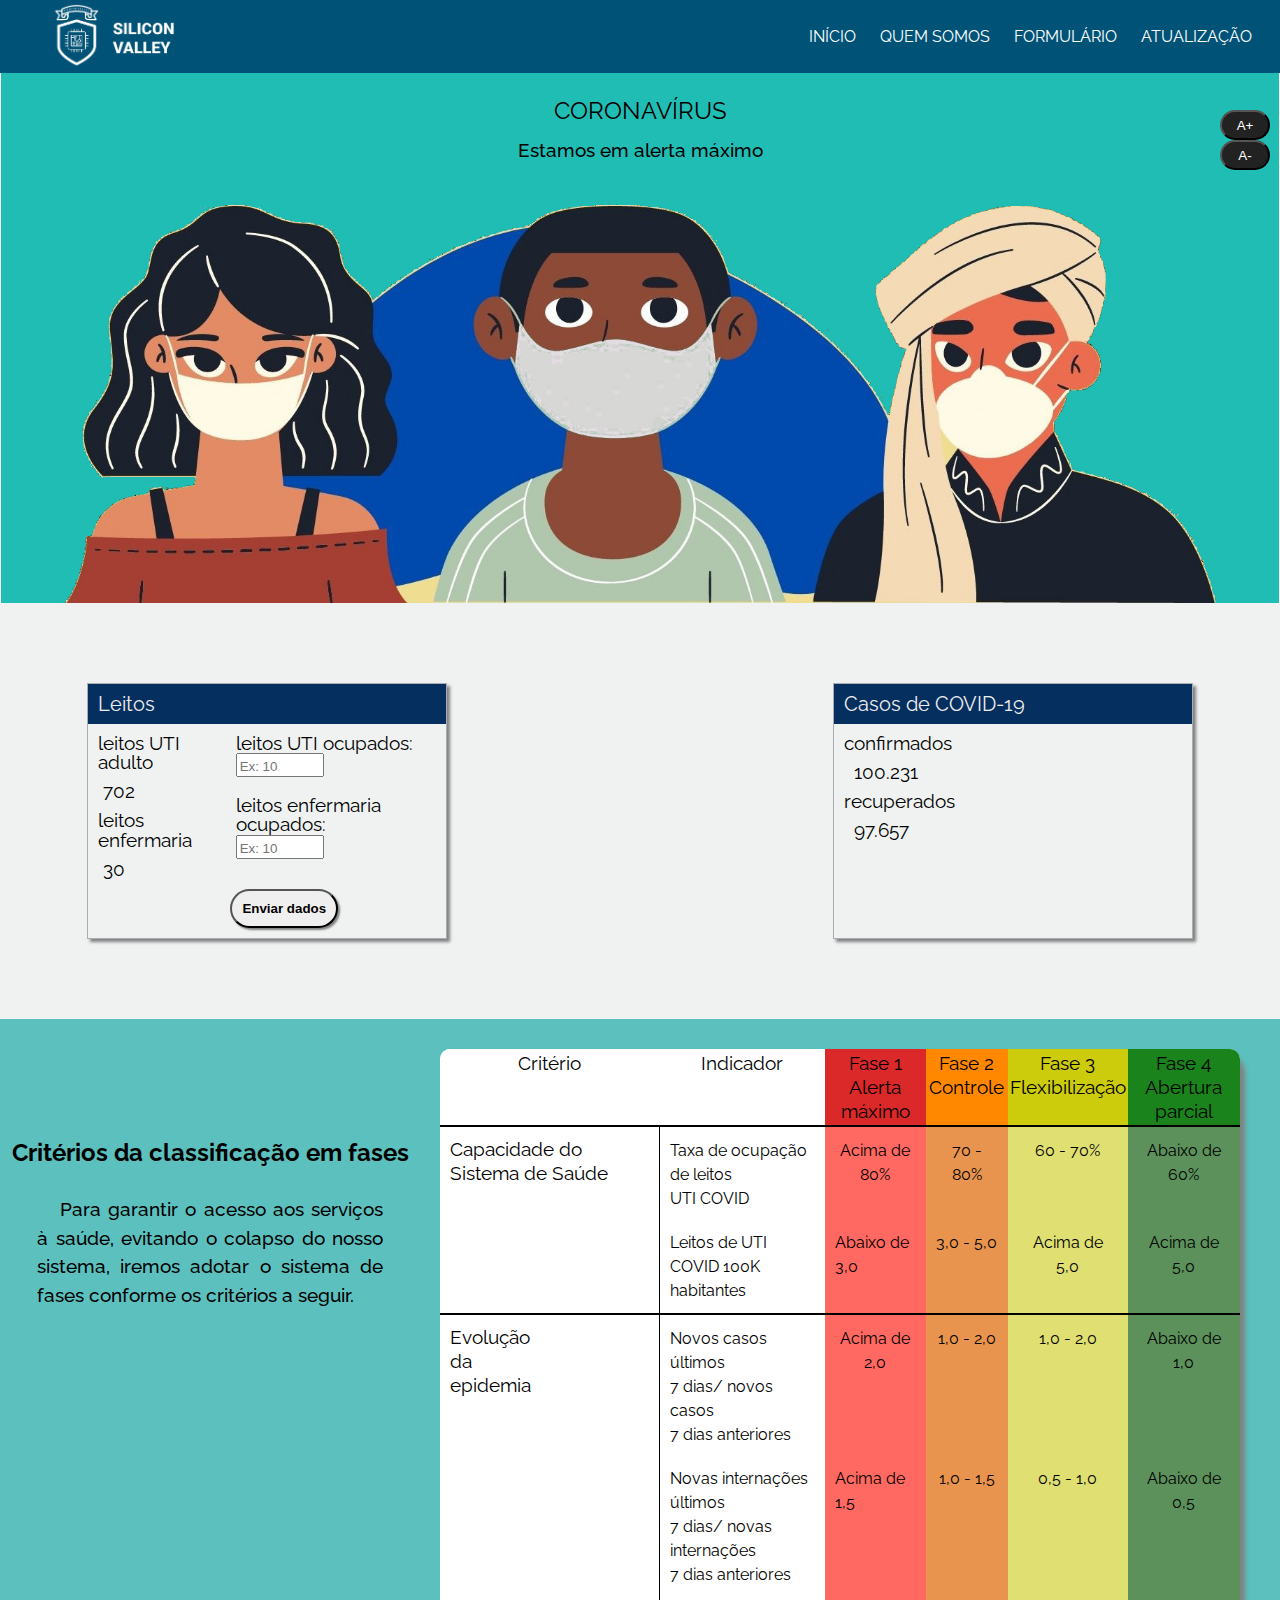
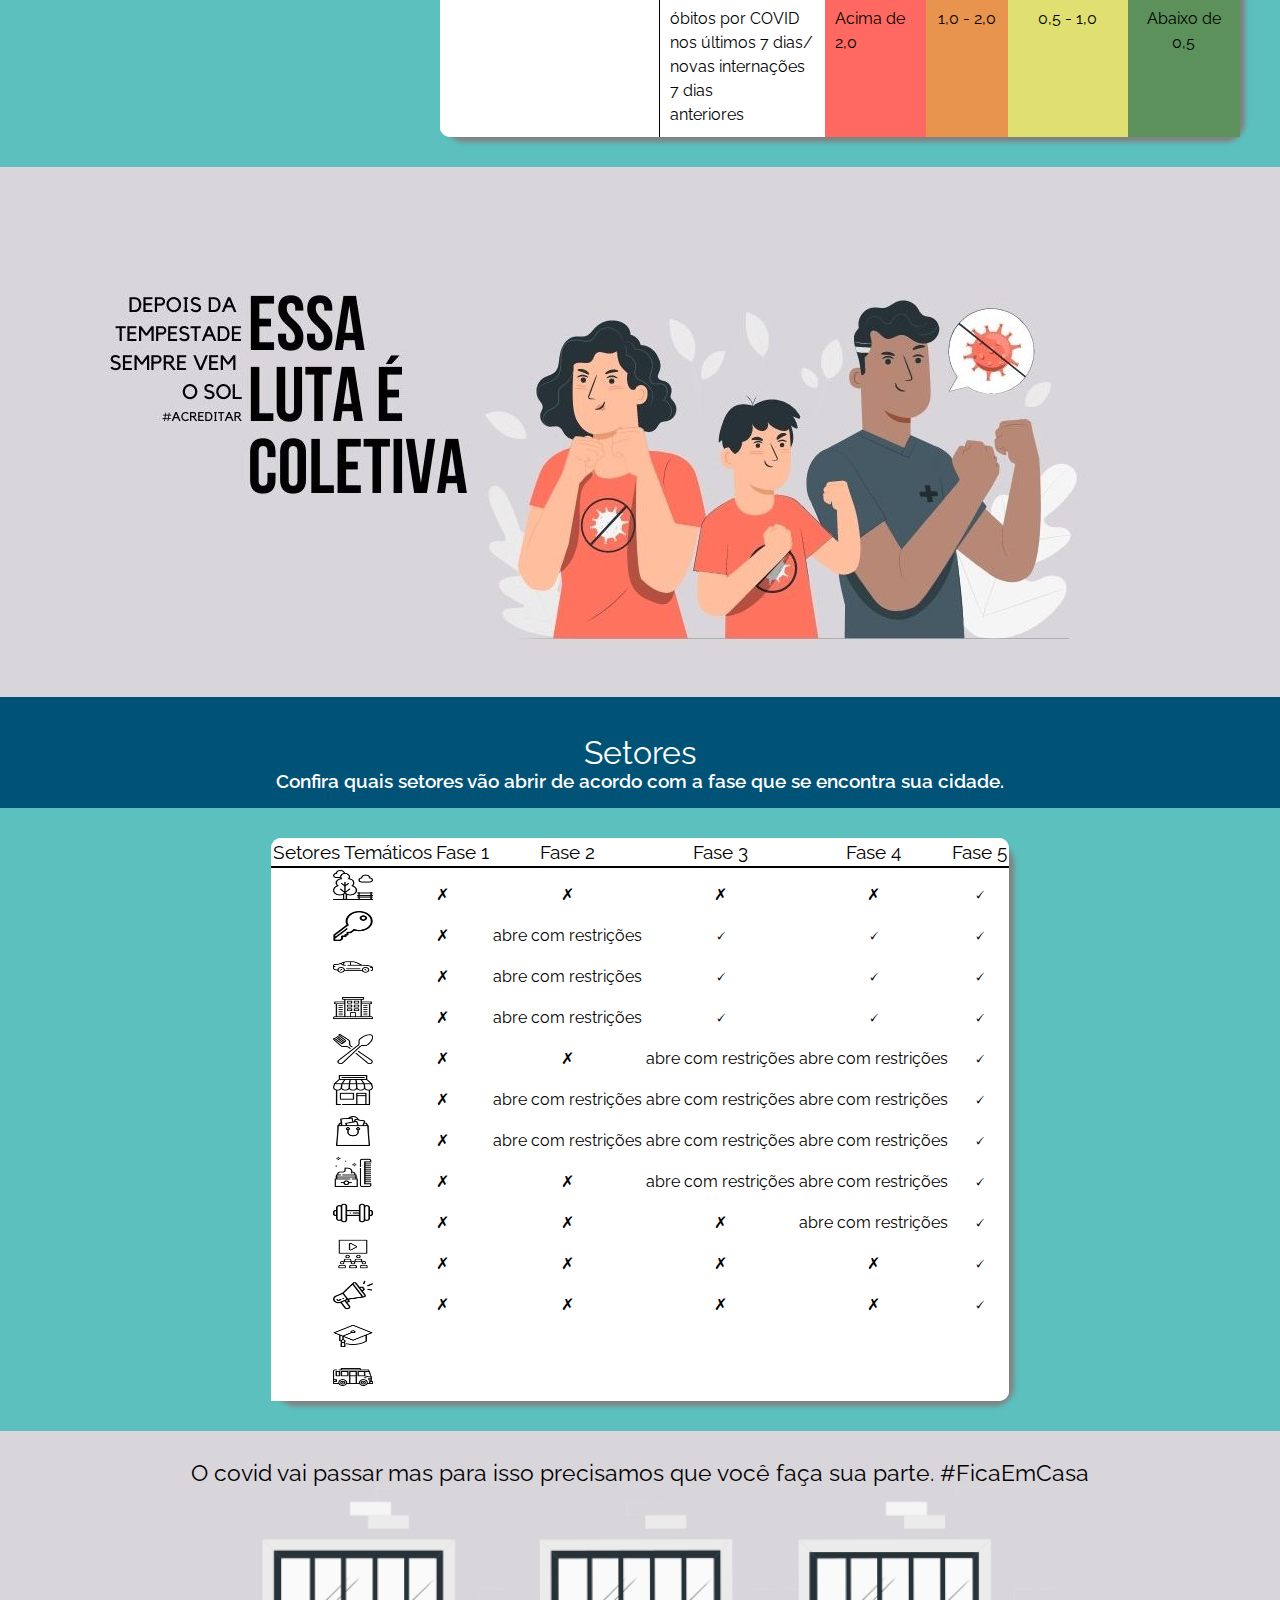
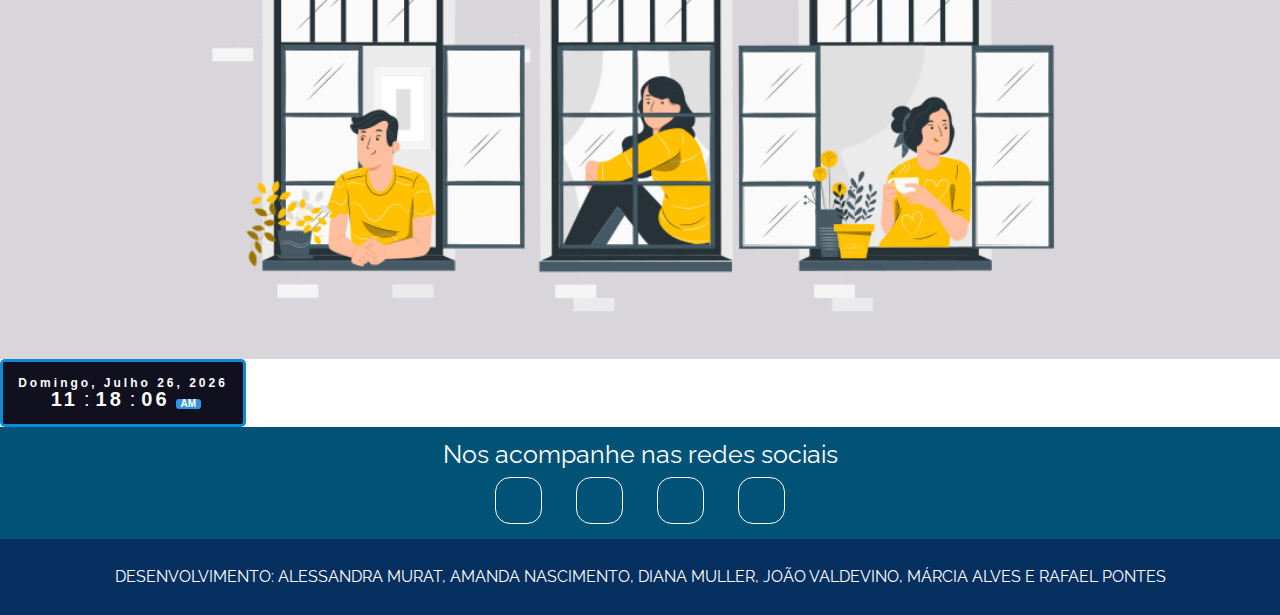
<file: Projeto_JQuery_corona/atualizacao.html>
<!DOCTYPE html>
<html lang="pt-br">
<head>
    <meta charset="UTF-8" />
    <meta http-equiv="X-UA-Compatible" content="IE=edge" />
    <meta name="viewport" content="width=device-width, initial-scale=1.0" />
    <script src="https://code.jquery.com/jquery-3.6.0.min.js"
        integrity="sha256-/xUj+3OJU5yExlq6GSYGSHk7tPXikynS7ogEvDej/m4=" crossorigin="anonymous"></script>
    
    <link rel="stylesheet" href="./css/reset.css" />
    <link rel="stylesheet" href="./css/geral.css">
    <link rel="stylesheet" href="./css/atualizacao.css"> 
    <link rel="stylesheet" href="css/date_time.css">
    <link rel="stylesheet" href="https://pro.fontawesome.com/releases/v5.10.0/css/all.css"
        integrity="sha384-AYmEC3Yw5cVb3ZcuHtOA93w35dYTsvhLPVnYs9eStHfGJvOvKxVfELGroGkvsg+p" crossorigin="anonymous"/>

        
        <script>//menu mobile
            $(document).ready(function () {                
                const btnMobile = document.getElementById("btn-mobile");
                function toggleMenu() {
                    const nav = document.getElementById("nav");
                    nav.classList.toggle("active");
                }
                btnMobile.addEventListener("click", toggleMenu);

                
            });

    
        </script>    
    <title>Silicon Valley</title>
    
</head>
<body id="body" onload="initClock()">
    <header id="header">
        <a href="index.html"><img id="logo" src="images/svg.2.png" alt=""></a>
        <nav id="nav">
            <button id="btn-mobile">Menu
                <span id="hamburguer"></span>
            </button>
            <ul id="menu">
                <li><a href="index.html">INÍCIO</a></li>
                <li><a href="quem-somos.html">QUEM SOMOS</a></li>
                <li><a href="formulario.html">FORMULÁRIO</a></li>
                <li><a href="atualizacao.html">ATUALIZAÇÃO</a></li>
            </ul>
    </header>

    <main class="main-atualizacao">
        <section>
        <div id="aumenta_letra">
            <input type="button" class="botaoFonte" value="A+" id="btn-acessibilidade-aumenta" onclick="acessibilidadeAumenta()">
            <input type="button" class="botaoFonte" value="A-" id="btn-acessibilidade-diminui" onclick="acessibilidadeDiminui()">
        </div>
        <button id="btn-dark-mode">ON/OFF</button>
        </section>
        
        <!--Section 1: Banner-->
        <section id="banner">
            <img src="images/teste_banner.jpg" alt="Banner">
            <h1>CORONAVÍRUS</h1>
            <h2>Estamos em alerta máximo</h2>
        </section>


        <!--Section 2: Painel Saúde-->
            <section class="ocupacao">
                <section class="ocupacao_uti">
                    <h2>Leitos</h2>
                    <div id="leitos">
                        <div>
                            <h3>leitos UTI adulto</h3>
                            <div class="num_leitos">702</div>
                            <h3>leitos enfermaria</h3>
                            <div class="num_leitos">30</div>
                        </div>
                        <div class="inputs">
                            <label for="input_uti">leitos UTI ocupados: <br></label>
                            <input type="text" name="input_uti" id="input_uti" placeholder="Ex: 10">
                            <br>
                            <label for="input_enfermaria">leitos enfermaria ocupados: <br></label>
                            <input type="text" name="input_enfermaria" id="input_enfermaria" placeholder="Ex: 10">
                        </div>
                    </div>
                    <button id="btn_enviar">Enviar dados</button>
                </section>

                <section id="fantasma">
                    <div><span id="mostra_ocupacao_uti"></span></div>
                   <div><span id="mostra_ocupacao_enfermaria"></span></div>
                   <div><span id="informa_ocupacao"></span></div>
                </section>

                <section class="casos">
                    <h2>Casos de COVID-19</h2>
                    <div>
                        <h3>confirmados</h3>
                        <div>100.231</div>
                        <h3>recuperados</h3>
                        <div>97.657</div>
                    </div>
                </section>
            </section>

        <!--Section 3: Retorna fase de alerta-->
        <section class="fases_alerta">

            <section class="frase_alerta">
                <h2 style="font-size: 1.5em; font-weight: bold; line-height: 1.2em;">Critérios da classificação em fases</h2>
                <h3 style="font-size: 1.2em; text-indent: 1.2em; line-height: 1.5em;">Para garantir o acesso aos serviços à saúde, evitando o colapso do nosso sistema, iremos adotar o sistema de fases conforme os critérios a seguir.</h3>
            </section>

            <section id="fase_criterios">
                <table id="tabela_criterios">
                    <tr>
                        <th class="canto_superior_esquerdo tabela-fundo-branco">Critério</th>
                        <th class="tabela-fundo-branco">Indicador</th>
                        <th>Fase 1 </br> Alerta máximo</th>
                        <th>Fase 2 </br> Controle</th>
                        <th>Fase 3 </br> Flexibilização</th>
                        <th class="canto_superior_direito">Fase 4 </br> Abertura parcial</th>
                    </tr>
                    <tr>
                        <td
                        rowspan="2" style="border-right: solid 1px; font-size: 1.2em" class="tabela-fundo-branco">Capacidade do Sistema de Saúde</td>
                        <td class="tabela-fundo-branco">Taxa de ocupação de leitos </br> UTI COVID</td>
                        <td class="criterio1">Acima de </br> 80%</td>
                        <td class="criterio2"> 70 - 80%</td>
                        <td class="criterio3"> 60 - 70%</td>
                        <td class="criterio4">Abaixo de </br> 60%</td>
                    </tr>

                    <tr>
                        <td class="leitoss">Leitos de UTI COVID 100K</br> habitantes </td>
                        <td class="criterio1">Abaixo de </br> 3,0</td>
                        <td class="criterio2"> 3,0 - 5,0</td>
                        <td class="criterio3">Acima de </br> 5,0</td>
                        <td class="criterio4">Acima de </br> 5,0</td>
                    </tr>

                    <tr class="borda_divisoria">
                        <td class="canto_inferior_esquerdo" rowspan="3" style="border-right: solid 1px; font-size: 1.2em">Evolução <br> da <br> epidemia</td>
                        <td class="tabela-dark"> Novos casos últimos</br> 7 dias/ novos casos <br> 7 dias anteriores</td>
                        <td class="criterio1">Acima de </br> 2,0</td>
                        <td class="criterio2"> 1,0 - 2,0</td>
                        <td class="criterio3"> 1,0 - 2,0</td>
                        <td class="criterio4">Abaixo de </br> 1,0</td>
                    </tr>

                    <tr>
                        <td class="tabela-dark"> Novas internações últimos </br>7 dias/ novas internações <br> 7 dias anteriores</td>
                        <td class="criterio1">Acima de </br> 1,5</td>
                        <td class="criterio2"> 1,0 - 1,5</td>
                        <td class="criterio3"> 0,5 - 1,0</td>
                        <td class="criterio4">Abaixo de </br> 0,5</td>
                    </tr>

                    <tr>
                        <td class="tabela-dark"> óbitos por COVID </br> nos últimos 7 dias/</br> novas internações 7 dias <br>anteriores
                        </td>
                        <td class="criterio1">Acima de </br> 2,0</td>
                        <td class="criterio2"> 1,0 - 2,0</td>
                        <td class="criterio3"> 0,5 - 1,0</td>
                        <td class="canto_inferior_direito, criterio4">Abaixo de </br> 0,5</td>
                    </tr>

                </table>
            </section>

        </section>
        
        <!--Section 4: Gráfico-->

        <section id="section_grafico">

            <img src="./images/essa luta é coletiva2.jpg" alt="Grafico">

        </section>


        <!--Section 5: Retorna abertura de setores-->

        <section class="fase_setores">

            <h3>Setores</h3>
            <h4>Confira quais setores vão abrir de acordo com a fase que se encontra sua cidade.</h4>

            <section id="tabela_setores">

                <table>
                    <tr>
                        <th class="canto_superior_esquerdo">Setores Temáticos</th>
                        <th class="fase1">Fase 1</th>
                        <th class="fase2">Fase 2</th>
                        <th class="fase3">Fase 3</th>
                        <th class="fase4">Fase 4</th>
                        <th class="fase5 canto_superior_direito">Fase 5</th>
                    </tr>
                    <tr>
                        <td><img src="./images/park.png" alt="espaços públicos"></td>
                        <td class="fase1">&#10007;</td>
                        <td class="fase2">&#10007;</td>
                        <td class="fase3">&#10007;</td>
                        <td class="fase4">&#10007;</td>
                        <td class="fase5">&#128504;</td>
                    </tr>
                    <tr>
                        <td><img src="./images/key.png" alt="atividades imobiliárias"></td>
                        <td class="fase1">&#10007;</td>
                        <td class="fase2">abre com restrições</td>
                        <td class="fase3">&#128504;</td>
                        <td class="fase4">&#128504;</td>
                        <td class="fase5">&#128504;</td>
                    </tr>
                    <tr>
                        <td><img src="./images/sedan.png" alt="consecionárias"></td>
                        <td class="fase1">&#10007;</td>
                        <td class="fase2">abre com restrições</td>
                        <td class="fase3">&#128504;</td>
                        <td class="fase4">&#128504;</td>
                        <td class="fase5">&#128504;</td>
                    </tr>
                    <tr>
                        <td><img src="./images/escritorio.png" alt="escritórios"></td>
                        <td class="fase1">&#10007;</td>
                        <td class="fase2">abre com restrições</td>
                        <td class="fase3">&#128504;</td>
                        <td class="fase4">&#128504;</td>
                        <td class="fase5">&#128504;</td>
                    </tr>
                    <tr>
                        <td><img src="./images/fork.png" alt="Bares e restaurantes"></td>
                        <td class="fase1">&#10007;</td>
                        <td class="fase2">&#10007;</td>
                        <td class="fase3">abre com restrições</td>
                        <td class="fase4">abre com restrições</td>
                        <td class="fase5">&#128504;</td>
                    </tr>
                    <tr>
                        <td><img src="./images/online-shop.png" alt="Comércio"></td>
                        <td class="fase1">&#10007;</td>
                        <td class="fase2">abre com restrições</td>
                        <td class="fase3">abre com restrições</td>
                        <td class="fase4">abre com restrições</td>
                        <td class="fase5">&#128504;</td>
                    </tr>
                    <tr>
                        <td><img src="./images/shopping-bag.png" alt="Shopping center"></td>
                        <td class="fase1">&#10007;</td>
                        <td class="fase2">abre com restrições</td>
                        <td class="fase3">abre com restrições</td>
                        <td class="fase4">abre com restrições</td>
                        <td class="fase5">&#128504;</td>
                    </tr>
                    <tr>
                        <td><img src="./images/hair-comb.png" alt="Salão de beleza"></td>
                        <td class="fase1">&#10007;</td>
                        <td class="fase2">&#10007;</td>
                        <td class="fase3">abre com restrições</td>
                        <td class="fase4">abre com restrições</td>
                        <td class="fase5">&#128504;</td>
                    </tr>
                    <tr>
                        <td><img src="./images/dumbbell.png" alt="Academia"></td>
                        <td class="fase1">&#10007;</td>
                        <td class="fase2">&#10007;</td>
                        <td class="fase3">&#10007;</td>
                        <td class="fase4">abre com restrições</td>
                        <td class="fase5">&#128504;</td>
                    </tr>
                    <tr>
                        <td><img src="./images/evento.png" alt="Teatro, cinemas"></td>
                        <td class="fase1">&#10007;</td>
                        <td class="fase2">&#10007;</td>
                        <td class="fase3">&#10007;</td>
                        <td class="fase4">&#10007;</td>
                        <td class="fase5">&#128504;</td>
                    </tr>
                    <tr>
                        <td><img src="./images/promocao.png" alt="Grandes eventos"></td>
                        <td class="fase1">&#10007;</td>
                        <td class="fase2">&#10007;</td>
                        <td class="fase3">&#10007;</td>
                        <td class="fase4">&#10007;</td>
                        <td class="fase5">&#128504;</td>
                    </tr>
                    <tr>
                        <td><img src="./images/educacao.png" alt="Educação"></td>
                        <td class="canto_inferior_direito" rowspan="2" colspan="5"></td>
                    </tr>
                    <tr>
                        <td><img src="./images/transporte.png" alt="Transporte"></td>
                    </tr>
                </table>

            </section>

        </section>

        <!--Section 4: Gráfico-->

        <section class="section_grafico">

            <h2 class="grafico-h2">O covid vai passar mas para isso precisamos que você faça sua parte. #FicaEmCasa</h2>

            <img src="./images/People on balconies or windows during Coronavirus-pana.png" alt="Grafico">

        </section>
        <span id="scroll-top-btn"><img src="./images/up-arrow.png" alt=""></span>

        <div class="datetime">
            <div class="date">
                <span id="dayname">Day</span>,
                <span id="month">Month</span>
                <span id="daynum">00</span>,
                <span id="year">Year</span>
            </div>
            <div class="time">
                <span id="hour">00</span>:
                <span id="minutes">00</span>:
                <span id="seconds">00</span>
                <span id="period">AM</span>
            </div>
    
        </div>
    </main>


    <footer>
        <section>
            <h2>Nos acompanhe nas redes sociais</h2>
        </section>
        <section id="social">
            <a href="#"><i class="fab fa-facebook-f"></i></a>
            <a href="#"><i class="fab fa-twitter"></i></a>
            <a href="#"><i class="fab fa-youtube"></i></a>
            <a href="#"><i class="fab fa-instagram"></i></a>

        </section>
        <section id="desenvolvimento">
            <p>Desenvolvimento: Alessandra Murat, Amanda Nascimento, Diana Muller, João Valdevino, Márcia Alves e Rafael
                Pontes</p>
        </section>

    </footer>
    <script src="./js/atualizacao.js"></script>
    <script src="js/tam_letra_acessib.js"></script>
    <script src="js/date_clock.js"></script>
  

</body>

</html>
</file>
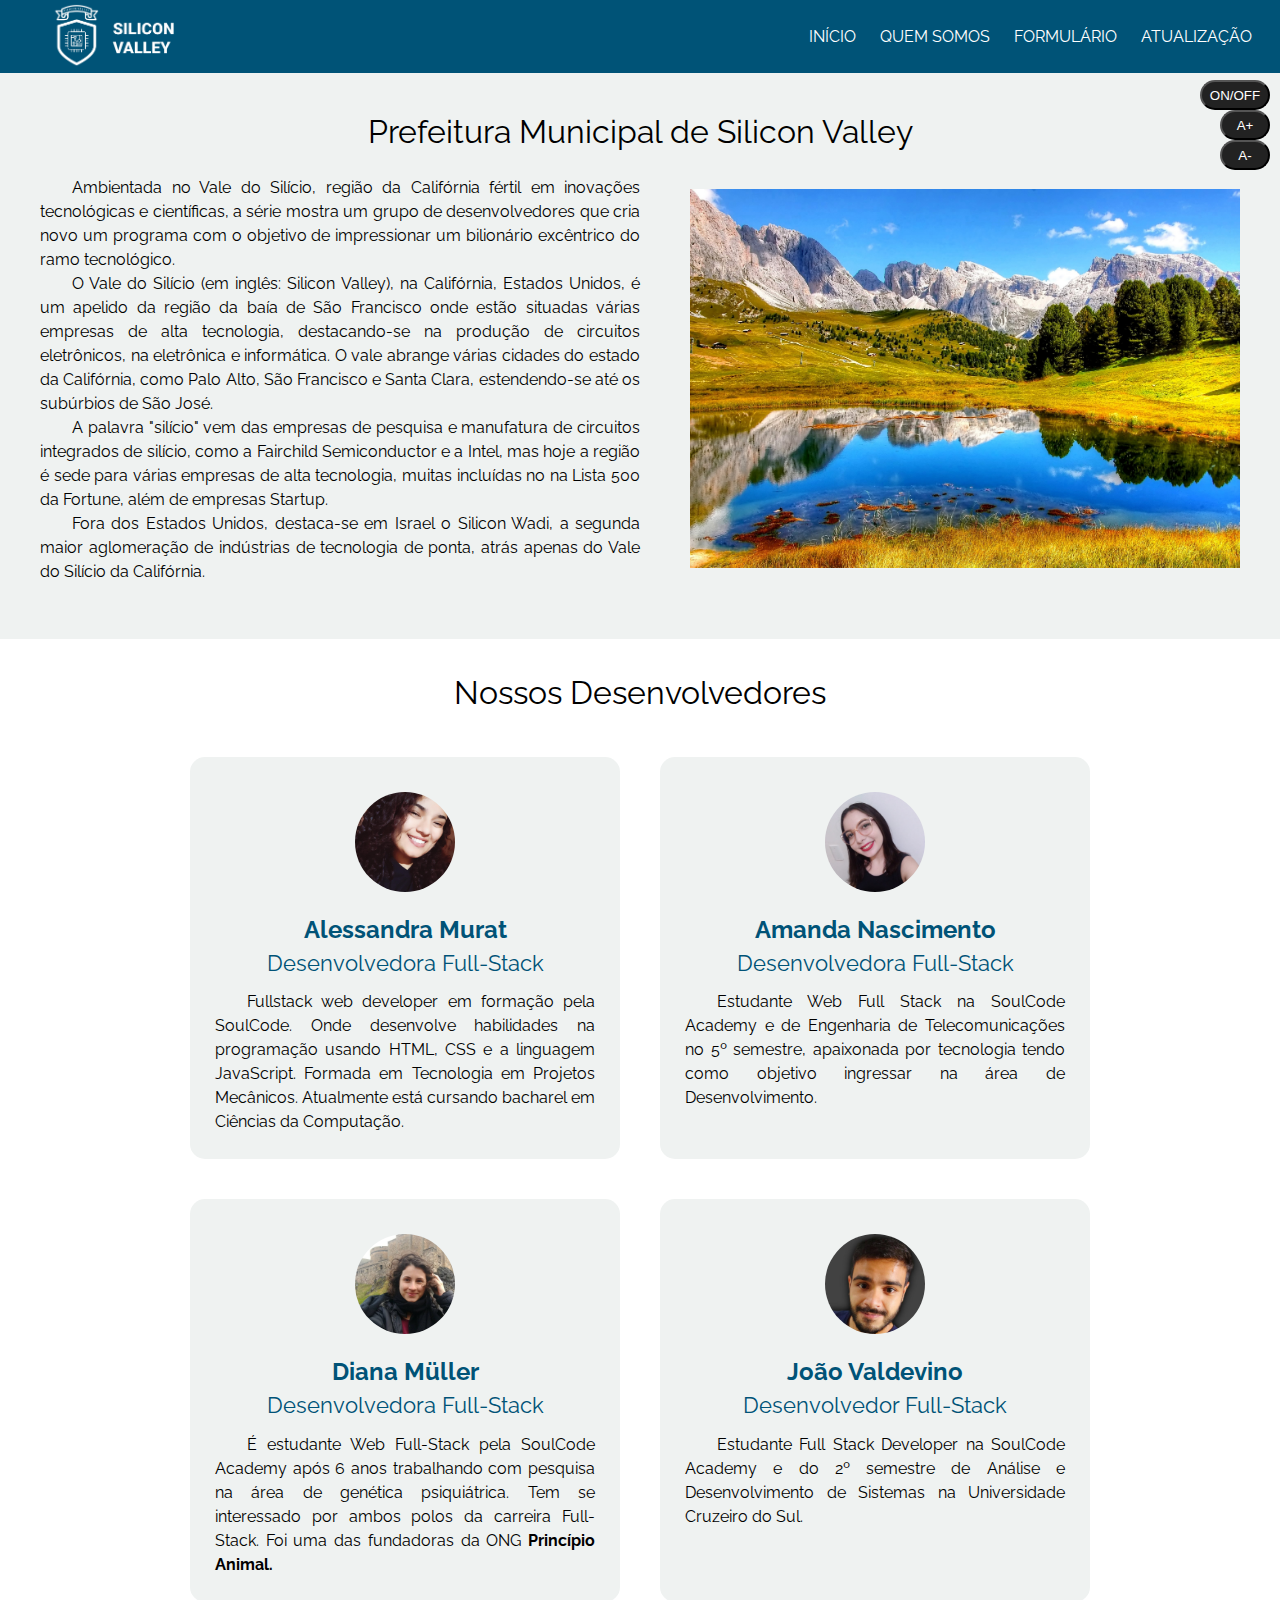
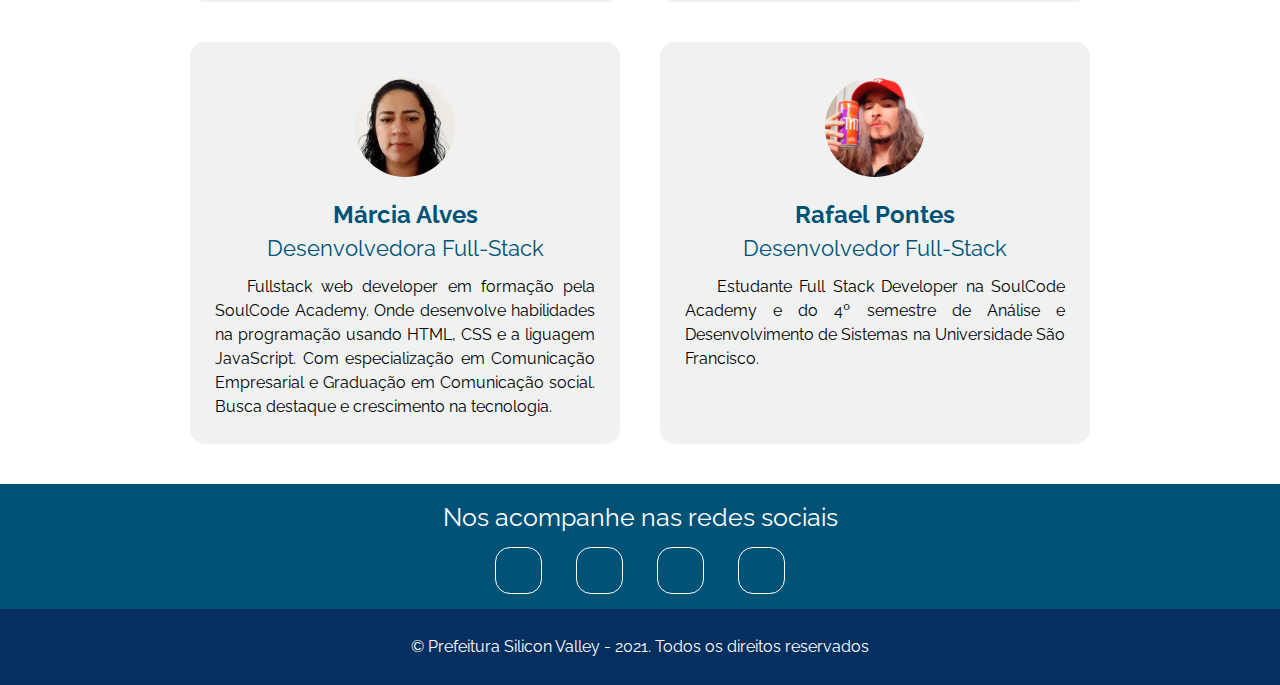
<file: Projeto_JQuery_corona/quem-somos.html>
<!DOCTYPE html>
<html lang="pt-BR">

<head>
  <meta charset="UTF-8">
  <meta http-equiv="X-UA-Compatible" content="IE=edge">
  <meta name="viewport" content="width=device-width, initial-scale=1.0">
  <link rel="stylesheet" href="https://pro.fontawesome.com/releases/v5.10.0/css/all.css"
    integrity="sha384-AYmEC3Yw5cVb3ZcuHtOA93w35dYTsvhLPVnYs9eStHfGJvOvKxVfELGroGkvsg+p" crossorigin="anonymous" />
  <link rel="stylesheet" href="css/reset.css">
  <link rel="stylesheet" href="css/quemsomos.css">
  <link rel="stylesheet" href="css/style.css">
  <link rel="stylesheet" href="css/geral.css">
  <link rel="stylesheet" href="css/date_time.css">
  <script src="https://code.jquery.com/jquery-3.6.0.min.js"
    integrity="sha256-/xUj+3OJU5yExlq6GSYGSHk7tPXikynS7ogEvDej/m4=" crossorigin="anonymous"></script>
  <title>Quem Somos</title>


</head>

<body onload="initClock()">
  <header id="header">
    <a href="index.html"><img id="logo" src="images/svg.2.png" alt=""></a>
    <nav id="nav">
      <button id="btn-mobile">Menu
        <span id="hamburguer"></span>
      </button>
      <ul id="menu">
        <li><a href="index.html">INÍCIO</a></li>
        <li><a href="quem-somos.html">QUEM SOMOS</a></li>
        <li><a href="formulario.html">FORMULÁRIO</a></li>
        <li><a href="atualizacao.html">ATUALIZAÇÃO</a></li>
      </ul>
  </header>

  <main class="paginaQuemSomos">

    <div id="aumenta_letra">
      <input type="button" class="botaoFonte" value="A+" id="btn-acessibilidade-aumenta"
        onclick="acessibilidadeAumenta()">
      <input type="button" class="botaoFonte" value="A-" id="btn-acessibilidade-diminui"
        onclick="acessibilidadeDiminui()">
    </div>
    <button id="btn-dark-mode">ON/OFF</button>
    <section class="boxqs">
      <h1 id="tituloQuemsomos">
        Prefeitura Municipal de Silicon Valley
      </h1>
      <section id="quem-somos">
        <section id="textPrincipal">
          <p>
            Ambientada no Vale do Silício, região da Califórnia fértil em inovações tecnológicas e científicas, a série
            mostra um grupo de desenvolvedores que cria novo um programa com o objetivo de impressionar um bilionário
            excêntrico do ramo tecnológico.
          </p>
          <p>
            O Vale do Silício (em inglês: Silicon Valley), na Califórnia, Estados Unidos, é um apelido da região da baía
            de São Francisco onde estão situadas várias empresas de alta tecnologia, destacando-se na produção de
            circuitos eletrônicos, na eletrônica e informática. O vale abrange várias cidades do estado da Califórnia,
            como Palo Alto, São Francisco e Santa Clara, estendendo-se até os subúrbios de São José.</p>
          <p>
            A palavra "silício" vem das empresas de pesquisa e manufatura de circuitos integrados de silício, como a
            Fairchild Semiconductor e a Intel, mas hoje a região é sede para várias empresas de alta tecnologia, muitas
            incluídas no na Lista 500 da Fortune, além de empresas Startup.
          </p>
          <p>
            Fora dos Estados Unidos, destaca-se em Israel o Silicon Wadi, a segunda maior aglomeração de indústrias de
            tecnologia de ponta, atrás apenas do Vale do Silício da Califórnia.
          </p>


        </section>
        <section id="img-quemSomos">
          <img src="images/img-quemSomos.jpg" alt="Imagem de Silicon Valley">
        </section>
      </section>

    </section>

    <section class="desenvolvimento">
      <h2>Nossos Desenvolvedores</h2>
      <section id="desenvolvedores">
        <section class="dev">

          <section class="card-dev">
            <img class="img-dev" src="images/perfilAlessandra.png" alt="Desenvolvedora Alessandra Murat">
            <span id="dev1"><a href="https://www.linkedin.com/in/alessandramurat/" target="_blank"><img
                  src="images/linkedin.png" alt="Logo do LinkedIn"></a><a href="https://github.com/AlessandraMurat"
                target="_blank"><img src="images/github.png" alt="Logo do GitHub"></a></span>
          </section>
          <div>
            <h3 id="alessandra">Alessandra Murat</h3>
            <h4>Desenvolvedora Full-Stack</h4>
            <p>Fullstack web developer em formação pela SoulCode. Onde desenvolve habilidades na programação usando
              HTML, CSS e a linguagem JavaScript. Formada em Tecnologia em Projetos Mecânicos. Atualmente está cursando
              bacharel em Ciências da Computação.</p>
          </div>


        </section>

        <section class="dev">

          <section class="card-dev">
            <img class="img-dev" src="images/perfilAmanda.png" alt="Desenvolvedora Amanda Nascimento">
            <span id="dev2"><a href="https://www.linkedin.com/in/amandajpnascimento/" target="_blank"><img
                  src="images/linkedin.png" alt="Logo do LinkedIn"></a><a href="https://github.com/AmandaJhes"
                target="_blank"><img src="images/github.png" alt="Logo do GitHub"></a></span>
          </section>

          <h3 id="amanda">Amanda Nascimento</h3>
          <h4>Desenvolvedora Full-Stack</h4>
          <p>Estudante Web Full Stack na SoulCode Academy e de Engenharia de Telecomunicações no 5º semestre, apaixonada
            por tecnologia tendo como objetivo ingressar na área de Desenvolvimento. </p>
        </section>

        <section class="dev">

          <section class="card-dev">
            <img class="img-dev" src="images/perfilDiana.png" alt="Desenvolvedora Diana Müller">
            <span id="dev3"><a href="https://www.linkedin.com/in/muller-diana/" target="_blank"><img
                  src="images/linkedin.png" alt="Logo do LinkedIn"></a><a href="https://github.com/mullerdiana"
                target="_blank"><img src="images/github.png" alt="Logo do GitHub"></a></span>
          </section>

          <h3 id="diana">Diana Müller</h3>
          <h4>Desenvolvedora Full-Stack</h4>
          <p>
            É estudante Web Full-Stack pela SoulCode Academy após 6 anos trabalhando com pesquisa na área de genética
            psiquiátrica. Tem se interessado por ambos polos da carreira Full-Stack. Foi uma das fundadoras da ONG <a
              class="principio_animal" href="https://www.principioanimal.org/">Princípio Animal.</a>
        </section>

        <section class="dev">
          <section class="card-dev">
            <img class="img-dev" src="images/perfilJoao.png" alt="Desenvolvedor João Valdevino">
            <span id="dev4"><a href="http://www.linkedin.com/in/joão-valdevino/" target="_blank"><img
                  src="images/linkedin.png" alt="Logo do LinkedIn"></a><a href="https://github.com/joao-ads"
                target="_blank"><img src="images/github.png" alt="Logo do GitHub"></a></span>
          </section>

          <h3 id="joao">João Valdevino</h3>
          <h4>Desenvolvedor Full-Stack</h4>
          <p>
            Estudante Full Stack Developer na SoulCode Academy e do 2º semestre de Análise e Desenvolvimento de Sistemas
            na Universidade Cruzeiro do Sul.
          </p>
        </section>

        <section class="dev">
          <section class="card-dev">
            <img class="img-dev" src="images/perfilMarcia.png" alt="Desenvolvedora Márcia Alves">
            <span id="dev5"><a href="https://www.linkedin.com/in/marciaoalves/" target="_blank"><img
                  src="images/linkedin.png" alt="Logo do LinkedIn"></a><a href="https://github.com/marciasoalves"
                target="_blank"><img src="images/github.png" alt="Logo do GitHub"></a></span>
          </section>

          <h3 id="marcia">Márcia Alves</h3>
          <h4>Desenvolvedora Full-Stack</h4>
          <p>
            Fullstack web developer em formação pela SoulCode Academy. Onde desenvolve habilidades na programação usando
            HTML, CSS e a liguagem JavaScript. Com especialização em Comunicação Empresarial e Graduação em Comunicação
            social. Busca destaque e crescimento na tecnologia.
          </p>
        </section>

        <section class="dev">
          <section class="card-dev">
            <img class="img-dev" src="images/perfilRafael.png" alt="Desenvolvedor Rafael Pontes">
            <span id="dev6"><a href="#" target="_blank"><img src="images/linkedin.png" alt="Logo do LinkedIn"></a><a
                href="#" target="_blank"><img src="images/github.png" alt="Logo do GitHub"></a></span>
          </section>

          <h3 id="rafael">Rafael Pontes</h3>
          <h4>Desenvolvedor Full-Stack</h4>
          <p>
            Estudante Full Stack Developer na SoulCode Academy e do 4º semestre de Análise e Desenvolvimento de Sistemas
            na Universidade São Francisco.
          </p>
        </section>
      </section>

    </section>

    <span id="scroll-top-btn"><img src="images/up-arrow.png" alt=""></span>
 

  </main>

  



  <footer>
    <section>
      <h2>Nos acompanhe nas redes sociais</h2>
    </section>
    <section id="social">
      <a href="#"><i class="fab fa-facebook-f"></i></a>
      <a href="#"><i class="fab fa-twitter"></i></a>
      <a href="#"><i class="fab fa-youtube"></i></a>
      <a href="#"><i class="fab fa-instagram"></i></a>

    </section>
    <section id="desenvolvimento">
      <p>© Prefeitura Silicon Valley - 2021. Todos os direitos reservados</p>
    </section>
  </footer>
  <script src="js/tam_letra_acessib.js"></script>
  <script src="js/quem-somos.js"></script>
  <script>
    const btnMobile = document.getElementById("btn-mobile");

    function toggleMenu() {
      const nav = document.getElementById("nav");
      nav.classList.toggle("active");
    }

    btnMobile.addEventListener("click", toggleMenu);

</script>
</body>

</html>
</file>
<file: Projeto_JQuery_corona/css/geral.css>
@import url('https://fonts.googleapis.com/css2?family=Raleway:ital,wght@0,400;0,500;0,600;0,700;0,800;0,900;1,300;1,400&display=swap');

#menu  {
    margin-right: 20px;
}

#menu a {
    color: rgb(255, 255, 255);
    text-decoration: none;
    font-family: 'Raleway', sans-serif;
}

#menu a:hover{
    background: rgba(0, 0, 0, .05);
}

#logo{
    height: 65px;
    padding-left: 50px;
}

#header{
    display: flex;
    box-sizing: border-box;
    padding-top: 3px;
    padding-bottom: 2px;
    align-items: center;
    justify-content: space-between;
    background: #005377;

}

#menu{
    display: flex;
    gap: .5rem;
}

#menu a {
    display: block;
    padding: .5rem;
}

#btn-mobile{
    display: none;
}


/* footer  */

#social {
    background-color: #005377;
    width: 100%;
    text-align: center;
    padding-bottom: 15px;
    
}




#social a {
    display: inline-flex;
    text-decoration: none;
    color: rgb(255, 255, 255);
    border: solid 1px rgb(255, 254, 254);
    padding: 15px;
    margin: 0 15px;
    font-size: 25px;
    justify-content: center;
    width: 15px;
    height: 15px;
    align-items: center;
    border-radius: 15px;
    transition: 0.2s;

}

/* acessibilidade */
#btn-dark-mode {
    position: fixed;
    right: 10px;
    top: 80px;
    z-index: 10;
    display: block;
    width: 70px;
    height: 30px;
    border-radius: 16px;
    background: #222;
    color:white;
    transition: 0.5s;
    cursor: pointer;
    box-shadow: inset 0  4px 10px rgba(0, 0, 0, 0.1),
            inset 0  2px 2px rgba(0, 0, 0, 0.1),
}

#btn-acessibilidade-aumenta{
    position: fixed;
    right: 10px;
    top: 110px;
    z-index: 10;
    display: block;
    width: 50px;
    height: 30px;
    border-radius: 16px;
    background: #222;
    color:white;
    transition: 0.5s;
    cursor: pointer;
    box-shadow: inset 0  4px 10px rgba(0, 0, 0, 0.1),
            inset 0  2px 2px rgba(0, 0, 0, 0.1),
}
#btn-acessibilidade-diminui{
    position: fixed;
    right: 10px;
    top: 140px;
    z-index: 10;
    display: block;
    width: 50px;
    height: 30px;
    border-radius: 16px;
    background: #222;
    color:white;
    transition: 0.5s;
    cursor: pointer;
    box-shadow: inset 0  4px 10px rgba(0, 0, 0, 0.1),
            inset 0  2px 2px rgba(0, 0, 0, 0.1),
}

footer h2 {
    color: white;
    padding-top: 15px;
    display:inline-flex;
    text-align: center;
    font-size: 25px;
    justify-content: center;
    width: 100%;
    padding-bottom: 10px;
    background-color: #005377;
  
}

footer #desenvolvimento p {
    color: white;
    background-color: #052F5F;
    display:flex;
    text-align: center;
    font-size: 1rem;
    justify-content: center;
    width: 100%;
    padding-bottom: 30px;
    padding-top: 30px;
    
}

#social a i {
    transition:1s;
}

#social a:hover {
    transform: scale(1.1);
    background: #E8EDDF;
    border: 1px solid white;
    color: #052F5F;
    
}

#social a i:hover {
    transform: rotate(15deg) scale(1);
}


.paginaPrincipal{
    padding-bottom: 20px;
}



@media(max-width: 620px){
    
    #menu{
        
        display: block;
        position: absolute;
        width: 100%;
        top: 70px;
        right: 0px;
        background: #e7e7e7;
        transition: .6s;
        z-index: 1000;
        height:0px;
        visibility: hidden;
        overflow-y: hidden;
    }
    
    #nav.active #menu{
        height: calc(100vh - 70px);
        visibility: visible;
    }
    
    #menu a {
        color: black;
        padding: 1rem 0;
        margin: 0 1rem;
        border-bottom: 2px solid rgba(0, 0, 0, .05);
    }
    
    #btn-mobile{
        color: white;
        display: flex;
        padding: .5rem 1rem;
        font-size: 1rem;
        border: none;
        background: none;
        cursor: pointer;
        gap: .5rem;
    }
    
    #hamburguer{
        border-top: 2px solid;
        width: 20px;
    }

    #hamburguer::after, #hamburguer::before{
        content: " ";
        display: block;
        width: 20px;
        height: 2px;
        background: currentColor;
        margin-top: 5px;
        transition: .3s;
        position: relative;
    }

    #nav.active #hamburguer{
        border-top-color: transparent;
    }

    #nav.active #hamburguer::before{
        transform: rotate(135deg);
    }

    #nav.active #hamburguer::after{
        transform: rotate(-135deg);
        top: -7px;
    }

    #social a {
        font-size: 18px;
        width: 10px;
        height: 10px;
        margin: 0 8px;
    }

    footer #desenvolvimento p {
        font-size: 0.75rem;
        line-height: 1.5rem;
        
    }

    footer h2 {
        font-size: 1rem;
    }
  
        
    
}
</file>
<file: Projeto_JQuery_corona/css/atualizacao.css>
body{
    font-family: "Raleway","Open Sans",Helvetica,Arial,sans-serif;
}
/* modo noturno */

td, tr, th {
    background-color: white;
    padding-top: 3px;
    line-height: 1.5rem;
}
th{
    font-size: 1.2em
}
#tabela_criterios th:nth-child(3){
    background-color: rgb(219, 40, 40);
}
#tabela_criterios th:nth-child(4){
    background-color: rgb(255, 136, 0);
}
#tabela_criterios th:nth-child(5){
    background-color: rgb(204, 204, 13);
}
#tabela_criterios th:nth-child(6){
    background-color: rgb(27, 131, 27);
}
.criterio1{
    background-color: #ff6961;
}
.criterio2{
    background-color: rgb(233, 148, 78);
}
.criterio3{
    background-color: rgb(223, 223, 114);
}
.criterio4{
    background-color: rgb(92, 145, 92);
}


/* Formatação Section 1: Banner */

#banner {
    position: relative;
    display: flex;
    justify-content: center;
}

#banner img {
    width: 99.8%;
}

/* media query */

@media only screen and (min-width: 700px) {

#banner h1 {
    font-size: 1.5rem;
    position: absolute;
    top: 5%;
    padding-bottom: 10px;
    z-index: 1;
    text-align: center;
}

#banner h2 {
    font-size: 1.2rem;
    position: absolute;
    top: 11%;
    text-align: center;
    padding-top: 10px;
    z-index: 2;font-weight: 500;
}
}

@media screen and (max-width: 699px) {
    #banner h1 {
        font-size: 1.5rem;
        position: absolute;
        top: 2%;
        padding-bottom: 10px;
        z-index: 1;
    }
    
    #banner h2 {
        font-size: 1rem;
        position: absolute;
        top: 11%;
        padding-top: 3px;
        z-index: 2;
    }
  }

/* Section 2: Ocupação */
.ocupacao {
    background-color: #EFF2F1;;    
    display: flex;
    flex-wrap: wrap;
    justify-content: space-around;
    padding: 80px;
    padding-top: 80px;
    padding-bottom: 80px; 
}

.ocupacao section {
    width: 28vw;
}

.ocupacao_uti, .casos {
    border: none;
    box-shadow: 3px 3px 3px grey;
    border: solid 1px #adacb5;
}


#leitos{
    display: flex;
}
    
.ocupacao section h2 {
    background-color: #052f5f;
    color: rgb(238, 238, 238);
}

.ocupacao button{
    padding: 10px;
    box-shadow: 2px 2px 2px grey;
    font-weight: bold;
}

.num_leitos{
padding-left: 15px;
}

.ocupacao{
    font-family: "Raleway","Open Sans",Helvetica,Arial,sans-serif;
    font-size: 1.2em;
    background-color:#EFF2F1;
}

.ocupacao_uti h2, .ocupacao_uti h3, .casos h2,  .casos div{
    padding: 10px;
}

.casos h3 {
    padding-left: 0;
}

button {
    border-radius: 50px;
    margin: 10px;
    position:relative;
    left: 37%;

}

#btn_enviar i{
    transition:5s
}

#btn_enviar:hover{
    background: #5BC0BE;
    border: 1px solid rgb(31, 58, 150);
    color: #052F5F;
}

.inputs{
    margin:10px;
    display: flex;
    flex-direction: column;
}

input {
    width: 40%;
    position:relative;
}

.inputs input{
    padding-top: 4px;
    left: 0;
}

/* outro media query */

@media screen and (max-width: 699px) {

.ocupacao {
    padding: 0;
    padding-top: 80px;
    padding-bottom: 80px;
}

.ocupacao section {
    width: 80vw;
    padding-bottom: 8px;
}

.ocupacao section h2 {
    background-color: #052f5f;
    font-size: 20px;
}

.ocupacao section h3, label {
    font-size: 16px;
}

.ocupacao_uti, .casos {
    border: none;
    box-shadow: 3px 3px 3px grey;
}

.inputs {
    display: flex;
    flex-direction: column;
}

.inputs input{
    padding-top: 4px;
    left: 0;
}

h3 { 
    font-size: 16px;}
}

h2 { 
    font-size: 20px;
}

/* Formatação Section 3: Retorna fase de alerta */

.fases_alerta {
    display: flex;
    justify-content: center;
    flex-wrap: wrap;
    background-color: #5BC0BE;
}

.frase_alerta {
    padding-top: 100px;
    text-align: center;
    width: 400px;
}

.frase_alerta h2 {
    padding-top: 5%;
    font-family: "Raleway","Open Sans",Helvetica,Arial,sans-serif;
}

.frase_alerta h3 {
    text-align: justify;
    padding-top: 20px;
    padding: 27px;
    font-weight: 500;
    font-family: "Raleway","Open Sans",Helvetica,Arial,sans-serif;
}

#fase_criterios {
    padding: 30px;
    width: 800px;
}

#fase_criterios table {
    background-color: #005377;
    text-align: center;
    padding: 5px;
    border-radius: 20px;
    box-shadow: 5px 5px 5px grey;
}

/* .volta_center  {
    text-align: center;
} */

#fase_criterios td:nth-child(1), td:nth-child(2) {
    text-align: left;
}

td,th {
    padding: 10px;
    /* background-color: #EFF2F1; */
}
th{
    border-bottom: solid 2px black; 
}
.borda_divisoria{
    border-top: solid 2px black;
}
.canto_superior_esquerdo {
    border-top-left-radius: 10px;
}
.canto_superior_direito {
    border-top-right-radius: 10px;
}

.canto_inferior_esquerdo {

    border-bottom-left-radius: 10px;
}
.canto_inferior_direito {

    border-bottom-right-radius: 10px;
}



 /* Formatação Section 4: Grafico */

 .section_grafico {
    display: flex;
    flex-direction: column;
    align-items: center;
    text-align: center;
    width: auto;
    background-color: #d8d5db;
 }

 #section_grafico {
    display: flex;
    flex-direction: column;
    align-items: center;
    text-align: center;
    width: auto;
    background-color: #d8d5db;
 }

 .section_grafico h2 {
    /* color: #07161d; */
    font-size: 23px;
    padding-top: 30px;
 }

.section_grafico img{
    width: 68vw;
}

/* Formatação Section 5: Retorna abertura de setores */
.fase_setores {
    display: flex;
    flex-direction: column;
    justify-content: center;
    background-color:#5BC0BE;
}

.fase_setores h3 {
    font-size: 2rem;
    padding-top: 40px;
    text-align: center;
    color: white;
    background-color: #005377;
    font-family: "Raleway","Open Sans",Helvetica,Arial,sans-serif;
}

.fase_setores h4 {
    font-size: 1.2rem;
    padding-top: 3px;
    padding-bottom: 17px;
    text-align: center;
    font-weight: 600;
    color: white;
    background-color: #005377;
    font-family: "Raleway","Open Sans",Helvetica,Arial,sans-serif;
}

#tabela_setores {
    display: flex;
    justify-content: center;
    padding: 30px;
}

table {
    font-family: "Raleway","Open Sans",Helvetica,Arial,sans-serif;
}

#tabela_setores table {

    background-color: #7a918d;
    border-radius: 20px;
    padding: 5px;
    text-align: center;
    box-shadow: 5px 5px 5px grey;
}

#tabela_setores td, th {

    padding: 2px;
    
}

table img {
    width: 40px;
    height: 30px
}

#scroll-top-btn {
    margin-right: 30px;
    margin-bottom: 75px;
    position: fixed;
    bottom: 0;
    right: 0;
    display: none;
    z-index: 2;
    
}

#scroll-top-btn img {
    height: 50px;
}

/* dark mode - rafa */
/* cores 
    verde escuro: #183E3E
    preto: #181818
    preto mais claro: #212121
    cinza escuro: #3D3D3D
    cinza claro: #AAAAAA
*/
#btn-dark-mode {
    position: fixed;
    left: 1430px;
    /* right: 10px; */
    top: 70px;
    z-index: 10;
    display: block;
    width: 70px;
    height: 30px;
    border-radius: 16px;
    background: #222;
    color:white;
    transition: 0.5s;
    cursor: pointer;
    box-shadow: inset 0  4px 10px rgba(0, 0, 0, 0.1),
            inset 0  2px 2px rgba(0, 0, 0, 0.1),
}

.dark-mode-green {
    background-color: #143333;
}

.dark-mode-darkest {
    background-color: #181818;
    color: white;
}

.dark-mode-dark {
    background-color: #212121;
    color: white;
}

.dark-mode-white-font {
    color: white;
}

.dark-mode-boxshadow {
    box-shadow: 0 -2px 10px rgba(0, 0, 0, 1);
}

/* .tabela-fundo-branco {
    background-color: #EFF2F1;
} */

/* Início do footer  */

#social {
    background-color: #005377;
    width: 100%;
    text-align: center;
    padding-bottom: 15px;
    
}

#social a {
    display: inline-flex;
    text-decoration: none;
    color: rgb(255, 255, 255);
    border: solid 1px rgb(255, 254, 254);
    padding: 15px;
    margin: 0 15px;
    font-size: 25px;
    justify-content: center;
    width: 15px;
    height: 15px;
    align-items: center;
    border-radius: 15px;
    transition: 0.2s;
}

footer h2 {
    color: white;
    padding-top: 15px;
    display:inline-flex;
    text-align: center;
    font-size: 25px;
    justify-content: center;
    width: 100%;
    padding-bottom: 10px;
    background-color: #005377;
    font-family: "Raleway","Open Sans",Helvetica,Arial,sans-serif;
  
}

footer #desenvolvimento p {
    color: white;
    background-color: #052F5F;
    display:flex;
    text-align: center;
    font-size: 1rem;
    justify-content: center;
    width: 100%;
    padding-bottom: 30px;
    padding-top: 30px;
    text-transform: uppercase;
    font-family: "Raleway","Open Sans",Helvetica,Arial,sans-serif;
}

#social a i {
    transition:1s;
}

#social a:hover {
    transform: scale(1.1);
    background: #E8EDDF;
    border: 1px solid white;
    color: #052F5F;
    
}


#social a i:hover {
    transform: rotate(15deg) scale(1);
}

/* div acessibilidade */
/* 
#aumenta_letra {
    position: fixed;
    right: 0;
    margin-right: 100px;
    z-index: 10;
} */
</file>
<file: Projeto_JQuery_corona/css/date_time.css>
.datetime {
   
    color: white;
    background-color: #10101F;
    font-family: "Segoe UI", sans-serif;
    width: 220px;
    padding: 15px 10px;
    border:3px solid rgb(13, 139, 212);
    border-radius: 5px; 
    transition:0.5s ;
    transition-property: background, box-shadow;
}

.datetime:hover {
    background-color: #2e94e3;
    box-shadow: 0 0 30px #2e94e3;
}

.date {
    font-size: 12px;
    font-weight: 600;
    text-align: center;
    letter-spacing: 3px;

}

.time {
    font-size: 20px;
    display: flex;
    justify-content: center;
    align-items: center;   
}

.time span:not(:last-child) {
    position: relative;
    margin: 0 6px;
    font-weight: 600;
    text-align: center;
    letter-spacing: 3px;
}
.time span:last-child {
    background: #2e94e3;
    font-size: 10px;
    font-weight: 600;
    text-transform: uppercase;
    margin-top: 10px;
    padding: 0 5px;
    border-radius: 3px;
}
</file>
<file: Projeto_JQuery_corona/css/quemsomos.css>
@import url('https://fonts.googleapis.com/css2?family=Raleway:ital,wght@0,400;0,500;0,600;0,700;0,800;0,900;1,300;1,400&display=swap');



.boxqs {
    background-color: #EFF2F1;
    padding-top: 35px;
    padding-bottom: 35px;
}

h2{
    font-size: 2rem;
    padding-top: 30px;
}

h3{
    font-size: 1.5em;
    color: #005377;
    font-weight: bold;
}

h4{
    font-size: 1.35em;
    color: #005377;
}

#textPrincipal p{
  
    font-size: 1rem;
    text-align: justify;
    text-indent: 2rem;
    line-height: 1.5rem;
}
h1, h2, h3, h4{
  
    text-align: center;
    /* font-weight: bold; */
    line-height: 1.5;
}

#tituloQuemsomos {
    font-size: 2rem;
}


.principio_animal{
    text-decoration: none;
    color:black;
    font-weight: bold;
}
#textPrincipal{
    width: 600px;
    margin-right: 50px
}
#img-quemSomos img{
    width: 550px;
   
}
#quem-somos{
    display: flex;
    flex-wrap: wrap;
    padding: 20px;
    justify-content: center;
    align-items: center;

}


 #desenvolvedores{
    display: flex;
    flex-wrap: wrap;
    padding: 20px;
    justify-content: center;
}

.dev p{
    padding: 10px;
    font-size: 1rem;
    text-justify:inter-word;
    text-align: justify;
    text-indent: 2rem;
    line-height: 1.5rem;
   
}

.dev{
    width:400px;
    border-radius: 15px;
    margin: 20px;
    padding: 15px;
    background-color: #EFF2F1;
} 
.img-dev{
    width: 100px;
    height: 100px;
    border-radius: 50%;
    padding-top: 20px;
    padding-bottom: 20px;
}
span img{
    width: 30px;
    margin: 5px;
}
.card-dev{
    display: flex;
    flex-direction: column;
    justify-content: center;
    align-items: center;
}

/* scroll-top-btn */

#scroll-top-btn {
    margin-right: 30px;
    margin-bottom: 75px;
    position: fixed;
    bottom: 0;
    right: 0;
    display: none;
    z-index: 2;
    
}

#scroll-top-btn img {
    width: 50px;
}

/* dark mode - rafa */
/* cores 
    verde escuro: #183E3E
    preto: #181818
    preto mais claro: #212121
    cinza escuro: #3D3D3D
    cinza claro: #AAAAAA
*/

#btn-dark-mode {
    position: fixed;
    right: 30px;
    top: 80px;
    z-index: 10;
    display: block;
    width: 70px;
    height: 30px;
    border-radius: 16px;
    background: #222;
    color:white;
    transition: 0.5s;
    cursor: pointer;
    box-shadow: inset 0  4px 10px rgba(0, 0, 0, 0.1),
            inset 0  2px 2px rgba(0, 0, 0, 0.1),
}

.dark-mode-green {
    background-color: #183E3E;
    color: white;
}

.dark-mode-darkest {
    background-color: #181818;
    color: white;
}

.dark-mode-dark {
    background-color: #212121;
    color: white;
}
</file>
<file: Projeto_JQuery_corona/css/style.css>
@import url('https://fonts.googleapis.com/css2?family=Raleway:ital,wght@0,400;0,500;0,600;0,700;0,800;0,900;1,300;1,400&display=swap');

body {
    font-family: 'Raleway', sans-serif;
}

/* acessibilidade */

.paginaPrincipal {
    background-color: #EFF2F1;
}

#banner {
   background-image:url("../images/banner-2.jpg");
   background-size:cover;
   background-repeat: no-repeat;
   background-position-y: 20%;
    width: 100%;
    height: 350px;
    display: flex;
    flex-direction: column;
    justify-content: center;
    align-items: center;
}


#img-banner #bv {
    text-align: center;
    font-size: 2rem;
    padding-bottom: 15px;
    color: white;
    font-style: italic;
  
}
#img-banner #sv {
    text-transform: uppercase;
    font-size: 4rem;
    font-weight: bold;
    color: white;
 
}



/* Começo do Slide Show */

.containerSlide {
    height: 90vh;
    display: flex;
    justify-content: center;
    align-items: center;
    background-color: #EFF2F1;
}

.img-slider {
    position: relative;
    width: 1300px;
    height: 500px;
    margin: 10px;

}


.img-slider .slide {
    z-index: 1;
    position: absolute;
    width: 100%;
    clip-path: circle(0% at 0 50%);

}

.img-slider .slide.active {
    clip-path: circle(150% at 0 50%);
    transition: 2s;
    transition-property: clip-path;
}

.img-slider .slide img {
    z-index: 1;
    height: 500px;
    width: 100%;
    border-radius: 5px;
}
.img-slider .navigation {
    z-index: 2;
    position: absolute;
    display: flex;
    top: 92%;
    left: 50%;
    transform: translateX(-50%);
}

.img-slider .navigation .btn {
  
    background-color: #EFF2F1;
    width: 12px;
    height: 12px;
    margin-top: 8px;
    margin: 5px;
    border-radius: 50%;
    cursor: pointer;
}
.img-slider .navigation .btn.active {
    background: #5BC0BE;
    box-shadow: 0 0 2px rgba(0,0,0,0.5);
}



/* fim do Show Slide */


/* Inicio do conteúdo de vacinas */

.conteudo_vacinas {
    width: 100%;
    padding-top:50px ;
    padding-bottom:50px ;
    background-color:#5BC0BE;
    display: flex;
    justify-content: center;
    
}

#conteudo-direita {
    width: 420px;
    margin: 30px;
    
}


.protocolos {
    padding:35px;
    margin-bottom: 25px;
    background-color: rgb(255, 255, 255);
    display: flex;
    justify-content: center;
    align-items: center;
    border-radius: 10px;
}

.section-links{
    text-decoration: none;
    color: #005377;
    font-weight: 700;
}

.protocolos img, .medicamentos img {
    width: 70px;
    margin-right: 10px;
}

.medicamentos {
    padding:35px;
    background-color: rgb(255, 255, 255);
    display: flex;
    justify-content: center;
    align-items: center;
    border-radius: 10px;
}

/* Fim do conteúdo de vacinas */

/* Inicio do conteúdo de Protocolos */

.sectionProtocolos {
    background-color: #EFF2F1;
    padding-top: 50px;
    padding-bottom: 50px;
    
}

.sectionProtocolos h2, .sectionMedicamentos h2 {
    font-size: 2em;
    text-align: center;
    padding-bottom: 35px;
    
}

#subProtocolos #tabs {
    width: 32.75%;
    background-color: transparent;
    box-shadow: 0 0 8px rgb(150, 145, 145);
    height: 300px;
    
}

#subProtocolos #tabs a {
    color: white;
    background-color: #005377;
}

#subProtocolos #tabs a:hover{
    background-color: #5bc0be;
}
#subProtocolos {
    display: flex;
    justify-content: center;
    align-items: center;
}
#subProtocolos img {
    height: 400px;
    width: 700px;
    margin-right: 30px;
}

#tabs-1 p, #tabs-2 p, #tabs-3 p, #tabs-4 p {
    line-height: 1.5rem;
    text-indent: 1.5rem;
    margin-top: 10px;
}

.sectionMedicamentos {
    background-color: rgb(255, 255, 255);
    padding-bottom: 35px;
    padding-top: 35px;
}

#alerta_medicamentos {
    width: 50%;
    height: 30%;
    display: flex;
    flex-direction: column;
    justify-content: center;
    align-items: center;
    margin-right: 70px;

}


#sectionMedicamentos2 {
    display: flex;
    justify-content: center;
    align-items: center;
}

#sectionMedicamentos2 img {
    height: 500px;
    
}

#alerta_medicamentos img {
    
    height: 50px;
    padding-bottom: 10px;
}

#text1 {
    text-align: justify;
    line-height: 1.5rem;
    text-indent: 1.5rem;
    
}

#text2 {
    padding-top: 10px;
    text-align: center;
    line-height: 1.5rem;
    text-indent: 1.5rem;
    font-style: italic;
    
}

/* dark mode - rafa */
/* cores 
    verde escuro: #183E3E
    preto: #181818
    preto mais claro: #212121
    cinza escuro: #3D3D3D
    cinza claro: #AAAAAA */

#btn-dark-mode {
    position: fixed;
    right: 10px;
    top: 80px;
    z-index: 10;
    display: block;
    width: 70px;
    height: 30px;
    border-radius: 16px;
    background: #222;
    color:white;
    transition: 0.5s;
    cursor: pointer;
    box-shadow: inset 0  4px 10px rgba(0, 0, 0, 0.1),
            inset 0  2px 2px rgba(0, 0, 0, 0.1),

}
.dark-mode-green {
    background-color: #183E3E;
    color: white;
}

.dark-mode-darkest {
    background-color: #181818;
    color: white;
}

.dark-mode-dark {
    background-color: #212121;
    color: white;

}
/* Botão scroll */

#scroll-top-btn {
    margin-right: 30px;
    margin-bottom: 75px;
    position: fixed;
    bottom: 0;
    right: 0;
    display: none;
    z-index: 2;
    
}

#scroll-top-btn img {
    height: 50px;
}



/* Fim do botao scroll */



@media (max-width: 620px) {
    .img-slider{
        width: 400px;
        height: 250px;
    }
    .img-slider .navigation {
        top: 98%;
    }
    .img-slider .navigation .btn {
        width: 8px;
        height: 8px;
        margin: 6px;
    }
    .img-slider .slide img {
        height:220px;
    }
    .containerSlide {
        height: 40vh;
    }
    #conteudo_vacinas {
        display: flex;
        flex-direction: column;
    }
    #subProtocolos {
        display: flex;
        flex-direction: column;
    }
    #subProtocolos #tabs {
        width: 90%;
        font-size: 0.87rem;
    }
    #subProtocolos img {
        height: 250px;
        width: 450px;
    }

    #sectionMedicamentos2 {
        display: flex;
        flex-direction: column;
        
    }

    #img-banner #sv  {
        font-size: 3rem;
    }

    #alerta_medicamentos {
        width: 90%;
      
    }

    #alerta_medicamentos {
        margin-right: 0px;
    }



    #sectionMedicamentos2 img {
        height: 350px;
    }
    
    #alerta_medicamentos img {
        height: 50px;
    }

    #conteudo-direita {
        padding-top: 25px;
        margin: 0px;
        padding-left: 20px;
    }

}
</file>
